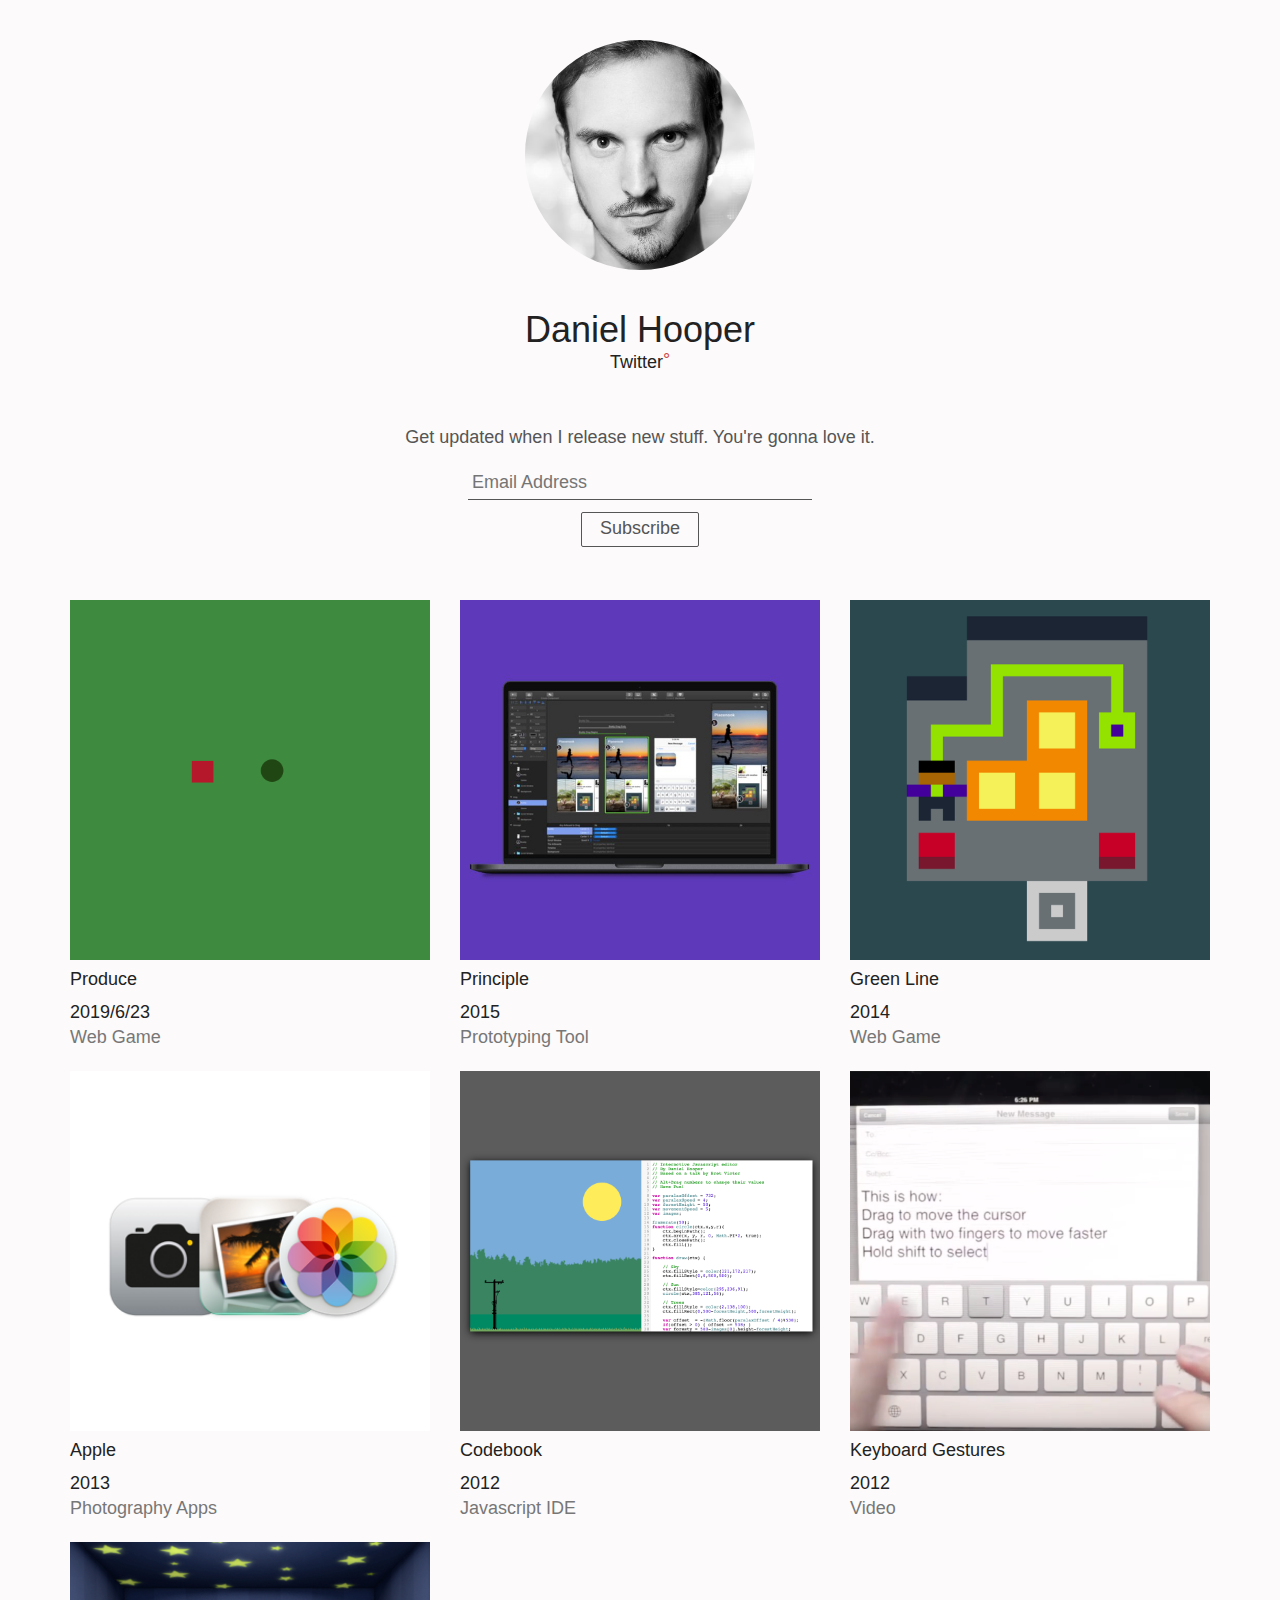
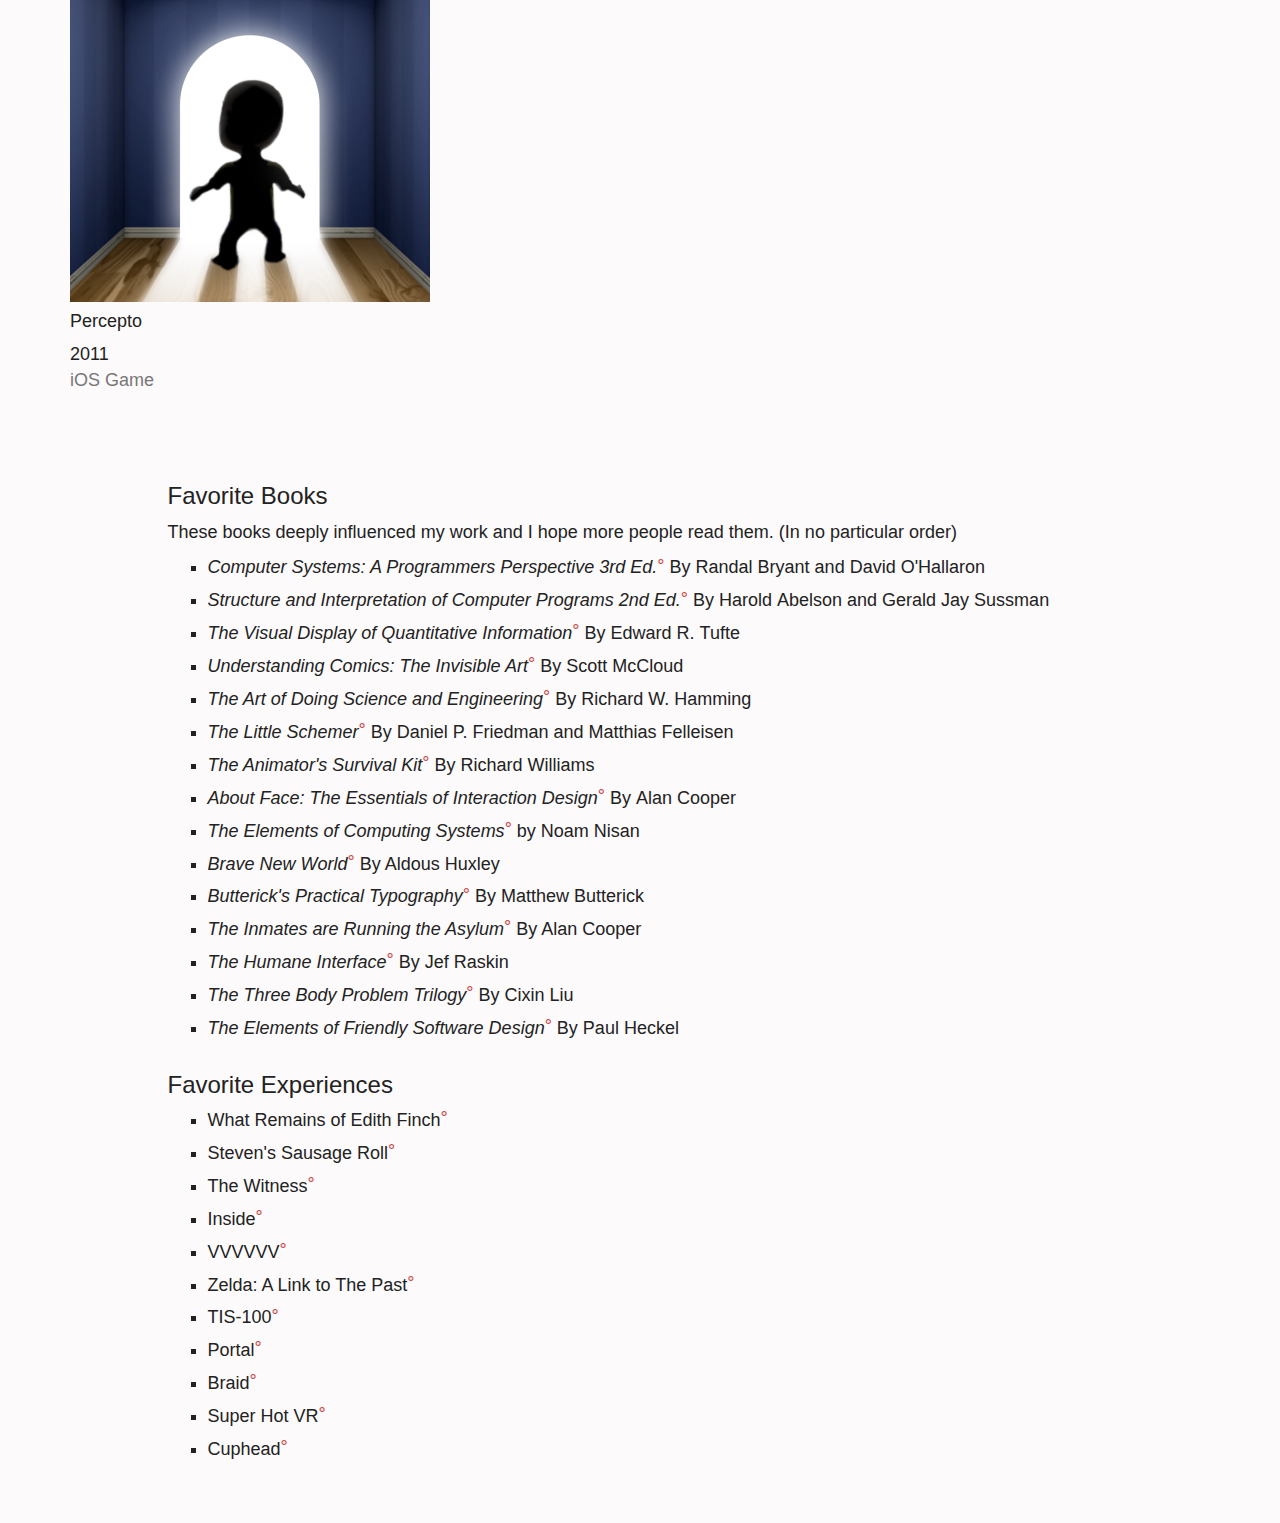
<file: index.html>
<!DOCTYPE html>
<html lang="en">
<head>
    <meta charset="utf-8">
    <meta http-equiv="X-UA-Compatible" content="IE=edge,chrome=1">
    <meta name="viewport" content="width=device-width, initial-scale=1">
    <link rel="icon" href="images/avatar.jpg">

    <title>Daniel Hooper</title>

    <link rel="stylesheet" type="text/css" href="bootstrap.css">
    <style type="text/css">

        * {
            font-family: rosario, "Gil Sans", sans-serif;        
        }

        body {
            background-color:#fcfafb; color:#222;
            font-size:18px;
        }

        .spacedList li {margin-bottom:0.4em; list-style-type: square;}

        book { font-style: italic; }

        a {
            text-decoration: none;
            color:inherit;
            transition-property: background, box-shadow;
            transition-duration: 0.1s;
        }

        a::after {
            content:"°";
            color:#c44;
            margin-left:-0.0em;
            font-size:1em;
            top:-0.1em;
            position:relative;
        }

        a.noLinkSym::after {
            content:"";
        }

        a.end::after {
            margin-left:-0.10em;
            margin-right:-0.0em;
        }

        a:hover {
            text-decoration: none;
            color:inherit;
            background-color: rgba(255,0,0,0.1);
            border-radius: 1px;
            box-shadow: 0 0 0 2px rgba(255,0,0,0.1);;
        }

        .avatar {
            border-radius: 115px;  
            width:230px;
            height:230px;
            margin: auto;
            display:block;
            margin-top: 40px;
            margin-bottom: 40px;
        }

        h1 {margin-bottom:0em;}

        .entry {
            margin-bottom:20px;
            position:relative;
        }

        .img_container {
            position: relative;
            width:100%; 
            padding-top:100%;
            height:0;
        }

        .img_container img {
            position:absolute;
            top:0;
            right:0;
            left:0;
            bottom:0;
            width:100%;
        }

        .entry .platform {
            color:#777;
        }

        .mb {
            margin-bottom:50px;
        }

        .hellyestica {
            font-family: 'HelveticaNeue-Light', 'Helvetica Neue Light', 'Helvetica Neue', Helvetica, Arial, 'Lucida Grande', sans-serif;
            font-weight: 300;
        }

        .hoverButton {
            border: 1px solid #555; 
            color:#555; 
            background:none; 
            border-radius: 2px; 
            padding:0.2em 1em;
            /*margin:9px; */
        }

        .hoverButton:hover { 
            background-color:#3C6080;
            color:#fff;
        }
    
    </style>

    <script src="https://use.edgefonts.net/lato;rosario.js"></script>

</head>
<body>
    <img src="images/avatar.jpg" class="avatar"/>

    <h1 class="text-center">Daniel Hooper</h1>
    <div class="text-center mb"><a href="http://twitter.com/danielchooper">Twitter</a></div>

<div style="text-align:center" class="mb">
<div style="display:inline-block;">
    <p style="margin:0px; color: #555;" class="hellyestica">Get updated when I release new stuff. You're gonna love it.</p>
     <form style="border:0; padding:3px; text-align:center;" action="https://tinyletter.com/danielhooper" method="post" target="popupwindow" onsubmit="window.open('https://tinyletter.com/danielhooper', 'popupwindow', 'scrollbars=yes,width=800,height=600');return true">
        <p><label for="tlemail" hidden=yes>Your email address</label></p>
        <p><input type="text" size="30" style="background: none; border:0;border-bottom:1px solid #555; padding:0.2em;margin:2px; border-radius:0;" name="email" id="tlemail" placeholder="Email Address" class="hellyestica"/></p>
        <input  type="hidden" value="1" name="embed"/>
        <input type="submit" style="" class="hellyestica hoverButton" value="Subscribe" /></form>
 </div>
</div>

    <div class="container mb">
        <!-- <div class="row mb">
            <div class="col-xs-12 col-sm-10 col-sm-push-1"> 
               <p>I aim to make things that improve creatives' joy and productivity. I'm currently working on <a href="https://principleformac.com" class="end">Principle.</a> Before that I worked on photography apps&nbsp;at&nbsp;Apple. </p>
           </div>
       </div> -->

       <div class="row">
        <a href="produce/" class="noLinkSym">
            <div class="entry col-md-4 col-xs-6">
             <div class='img_container'><img src="images/produceThumb.png"/></div>
             <h4>Produce</h4>
             <div>2019/6/23</div>
             <div class="platform">Web Game</div>
         </div>
     </a>
     <a href="http://principleformac.com" class="noLinkSym">
        <div class="entry col-md-4 col-xs-6">
         <div class='img_container'><img src="images/principleThumb2.jpg"/></div>
         <h4>Principle</h4>
         <div>2015</div>
         <div class="platform">Prototyping Tool</div>
     </div>
 </a>
 <a href="greenline/" class="noLinkSym">
    <div class="entry col-md-4 col-xs-6">
     <div class='img_container'><img src="images/greenlineThumb.png"/></div>
     <h4>Green Line</h4>
     <div>2014</div>
     <div class="platform">Web Game</div>
 </div>
</a>

<a href="https://www.apple.com/macos/photos/" class="noLinkSym">
    <div class="entry col-md-4 col-xs-6">
     <div class='img_container'><img src="images/photosThumb.png"/></div>
     <h4>Apple</h4>
     <div>2013</div>
     <div class="platform">Photography Apps</div>
 </div>
</a>

<a href="codebook/" class="noLinkSym">
    <div class="entry col-md-4 col-xs-6">
     <div class='img_container'><img src="images/codebookThumb.png"/></div>
     <h4>Codebook</h4>
     <div>2012</div>
     <div class="platform">Javascript IDE</div>
 </div>
</a>

<a href="https://youtu.be/RGQTaHGQ04Q" class="noLinkSym">
    <div class="entry col-md-4 col-xs-6">
     <div class='img_container'><img src="images/keyboardThumb.png"/></div>
     <h4>Keyboard Gestures</h4>
     <div>2012</div>
     <div class="platform">Video</div>
 </div>
</a>



<a href="https://apps.apple.com/us/app/percepto/id419502225" class="noLinkSym">
    <div class="entry col-md-4 col-xs-6">
     <div class='img_container'><img src="images/perceptoThumb.jpg"/></div>
     <h4>Percepto</h4>
     <div>2011</div>
     <div class="platform">iOS Game</div>
 </div>
</a>
</div>
</div>

<div class="container mb">
    <div class="row">
     <div class="col-xs-12 col-sm-10 col-sm-push-1"> 
         <h3>Favorite Books</h3>
         <p>These books deeply influenced my work and I hope more people read them. (In no&nbsp;particular&nbsp;order)</p>

         <ul class="spacedList">
            <li><a href="https://www.amazon.com/dp/9332573905"><book>Computer Systems: A Programmers Perspective 3rd Ed.</book></a> By Randal&nbsp;Bryant and David&nbsp;O'Hallaron</li>
            <li><a href="http://amazon.com/dp/0262011530"><book>Structure and Interpretation of Computer Programs 2nd Ed.</book></a> By Harold&nbsp;Abelson and Gerald&nbsp;Jay&nbsp;Sussman</li>
            <li><a href="http://amazon.com/dp/0961392142"><book>The Visual Display of Quantitative Information</book></a> By Edward&nbsp;R.&nbsp;Tufte</li>
            <li><a href="https://www.amazon.com/dp/006097625X"><book>Understanding Comics: The Invisible Art</book></a> By Scott&nbsp;McCloud</li>
            <li><a href="https://www.amazon.com/dp/9056995006"><book>The Art of Doing Science and Engineering</book></a> By Richard&nbsp;W.&nbsp;Hamming</li>
            <li><a href="https://www.amazon.com/dp/0262560992"><book>The Little Schemer</book></a> By Daniel P. Friedman and Matthias&nbsp;Felleisen</li>
            <li><a href="https://www.amazon.com/dp/086547897X"><book>The Animator's Survival Kit</book></a> By Richard&nbsp;Williams</li>
            <li><a href="https://www.amazon.com/dp/1118766571"><book>About Face: The Essentials of Interaction Design</book></a> By&nbsp;Alan&nbsp;Cooper</li>
            <li><a href="https://www.amazon.com/dp/0262640686"><book>The Elements of Computing Systems</book></a> by Noam&nbsp;Nisan</li>
            <li><a href="https://www.amazon.com/dp/0060850523"><book>Brave New World</book></a> By Aldous Huxley</li>
            <li><a href="https://practicaltypography.com"><book>Butterick's Practical Typography</book></a> By Matthew&nbsp;Butterick</li>
            <li><a href="http://amazon.com/dp/0672326140"><book>The Inmates are Running the Asylum</book></a> By Alan&nbsp;Cooper</li>
            <li><a href="http://amazon.com/dp/0201379376"><book>The Humane Interface</book></a> By Jef Raskin</li>
            <li><a href="http://amazon.com/dp/0765382032"><book>The Three Body Problem Trilogy</book></a> By Cixin Liu</li>
            <li><a href="https://www.amazon.com/dp/0782115381"><book>The Elements of Friendly Software Design</book></a> By Paul&nbsp;Heckel</li>
        </ul>
    </div>
    <div class="col-xs-12 col-sm-10 col-sm-push-1"> 
       <h3>Favorite Experiences</h3>
       <ul class="spacedList">
        <li><a href="http://edithfinch.com">What Remains of Edith Finch</a></li>
        <li><a href="https://www.stephenssausageroll.com">Steven's Sausage Roll</a></li>
        <li><a href="http://the-witness.net">The Witness</a></li>
        <li><a href="https://playdead.com/games/inside/">Inside</a></li>
        <li><a href="https://thelettervsixtim.es">VVVVVV</a></li>
        <li><a href="https://www.amazon.com/dp/B00002STXN">Zelda: A Link to The Past</a></li>
        <li><a href="http://www.zachtronics.com/tis-100/">TIS-100</a></li>
        <li><a href="https://store.steampowered.com/app/400/Portal/">Portal</a></li>
        <li><a href="http://braid-game.com">Braid</a></li>
        <li><a href="https://superhotgame.com">Super Hot VR</a></li>
        <li><a href="http://www.cupheadgame.com">Cuphead</a></li>
    </ul>
</div>
</div>
</div>
</div>
</div>

</body>
</html>
</file>
